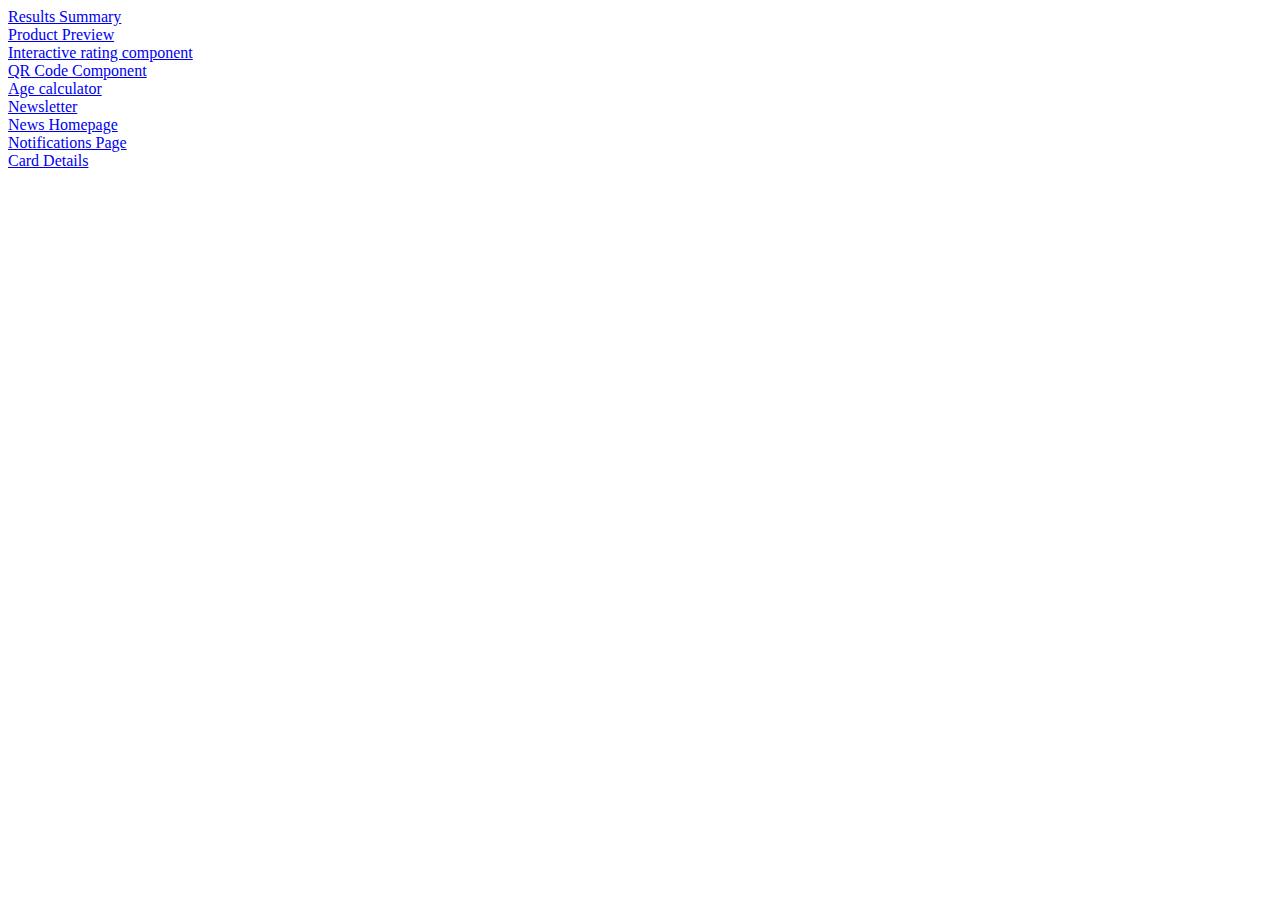
<file: index.html>
<!DOCTYPE html>
<html lang="en">
<head>
    <meta charset="UTF-8">
    <meta http-equiv="X-UA-Compatible" content="IE=edge">
    <meta name="viewport" content="width=device-width, initial-scale=1.0">
    <title>Document</title>
</head>
<body>
    <a href="./Results summary/index.html">Results Summary</a>
    <br>
    <a href="./product-preview-card-component-main/index.html">Product Preview</a>
    <br>
    <a href="/interactive-rating-component-main/index.html">Interactive rating component</a>
    <br>
    <a href="/qr-code-component-main/index.html">QR Code Component</a>
    <br>
    <a href="/age-calculator-app-main/index.html">Age calculator</a>
    <br>
    <a href="/newsletter-sign-up-with-success-message-main/index.html">Newsletter</a>
    <br>
    <a href="/news-homepage-main/index.html">News Homepage</a>
    <br>
    <a href="/notifications-page-main//index.html">Notifications Page</a>
    <br>
    <a href="/interactive-card-details-form-main/index.html">Card Details</a>
</body>
</html>
</file>
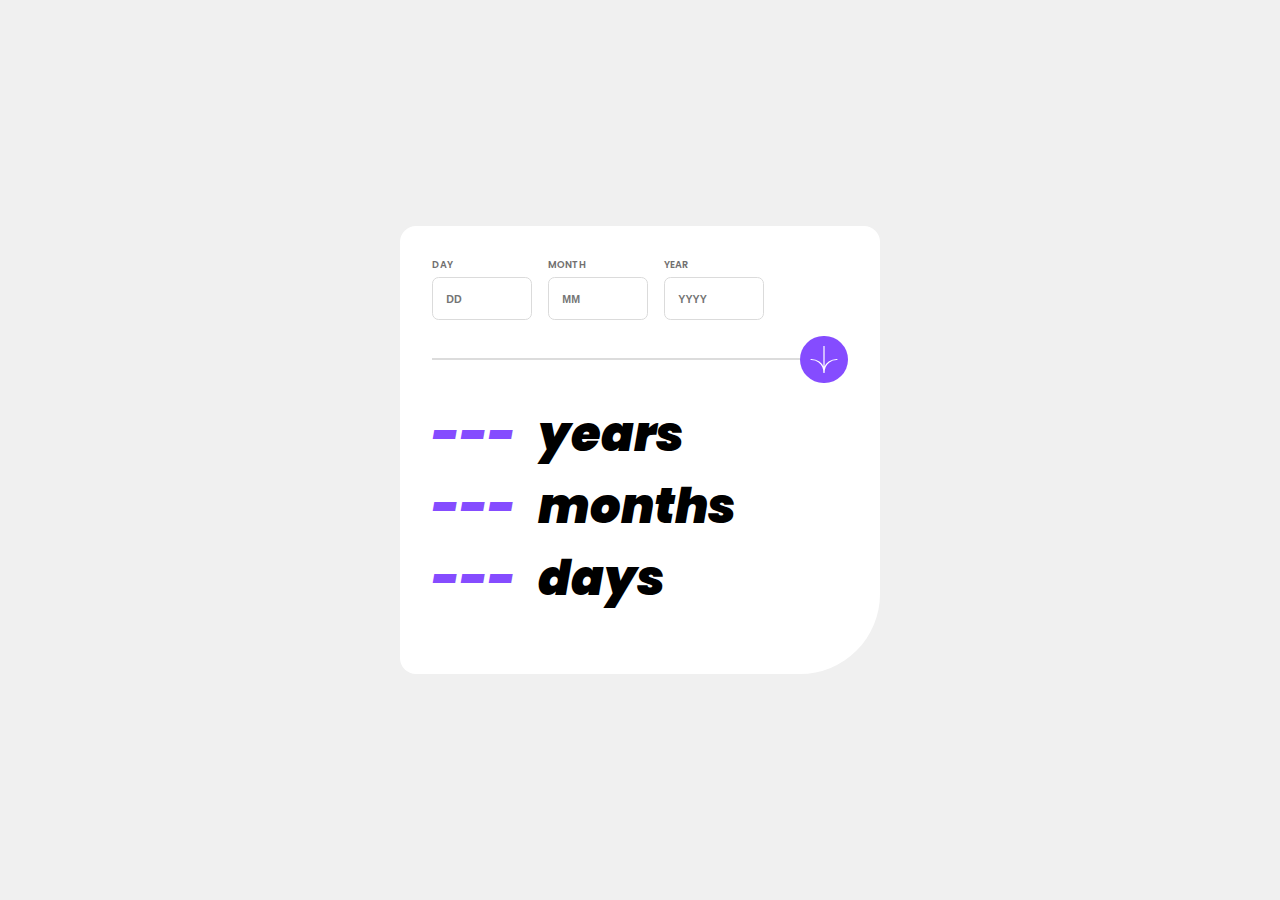
<file: age-calculator-app-main/index.html>
<!DOCTYPE html>
<html lang="en">
  <head>
    <meta charset="UTF-8" />
    <meta name="viewport" content="width=device-width, initial-scale=1.0" />
    <!-- displays site properly based on user's device -->

    <link
      rel="icon"
      type="image/png"
      sizes="32x32"
      href="./assets/images/favicon-32x32.png"
    />

    <title>Frontend Mentor | Age calculator app</title>

    <link rel="stylesheet" href="css/index.css" />
  </head>
  <body>
    <main class="container" id="container">
      <div class="inputs" id="inputs">
        <div class="dayInput input">
          <label for="day">DAY</label>
          <input
            type="number"
            id="day"
            class="day"
            placeholder="DD"
            oninput="checkInput()"
            name="day"
          />
          <sub class="dateError" id="dateError"></sub>
        </div>

        <div class="monthInput input">
          <label for="month">MONTH</label>
          <input
            type="number"
            id="month"
            class="month"
            placeholder="MM"
            oninput="checkInput()"
            name="month"
          />
          <sub class="monthError" id="monthError"></sub>
        </div>

        <div class="yearInput input">
          <label for="year">YEAR</label>
          <input
            type="number"
            id="year"
            class="year"
            placeholder="YYYY"
            oninput="checkInput()"
            name="year"
          />
          <sub class="yearError" id="yearError"></sub>
        </div>
      </div>
      <div class="img"><img src="./assets/images/icon-arrow.svg" alt="" /></div>
      <div class="resultContainer" id="resultContainer"></div>
    </main>

    <script src="./js/main.js"></script>
  </body>
</html>
</file>
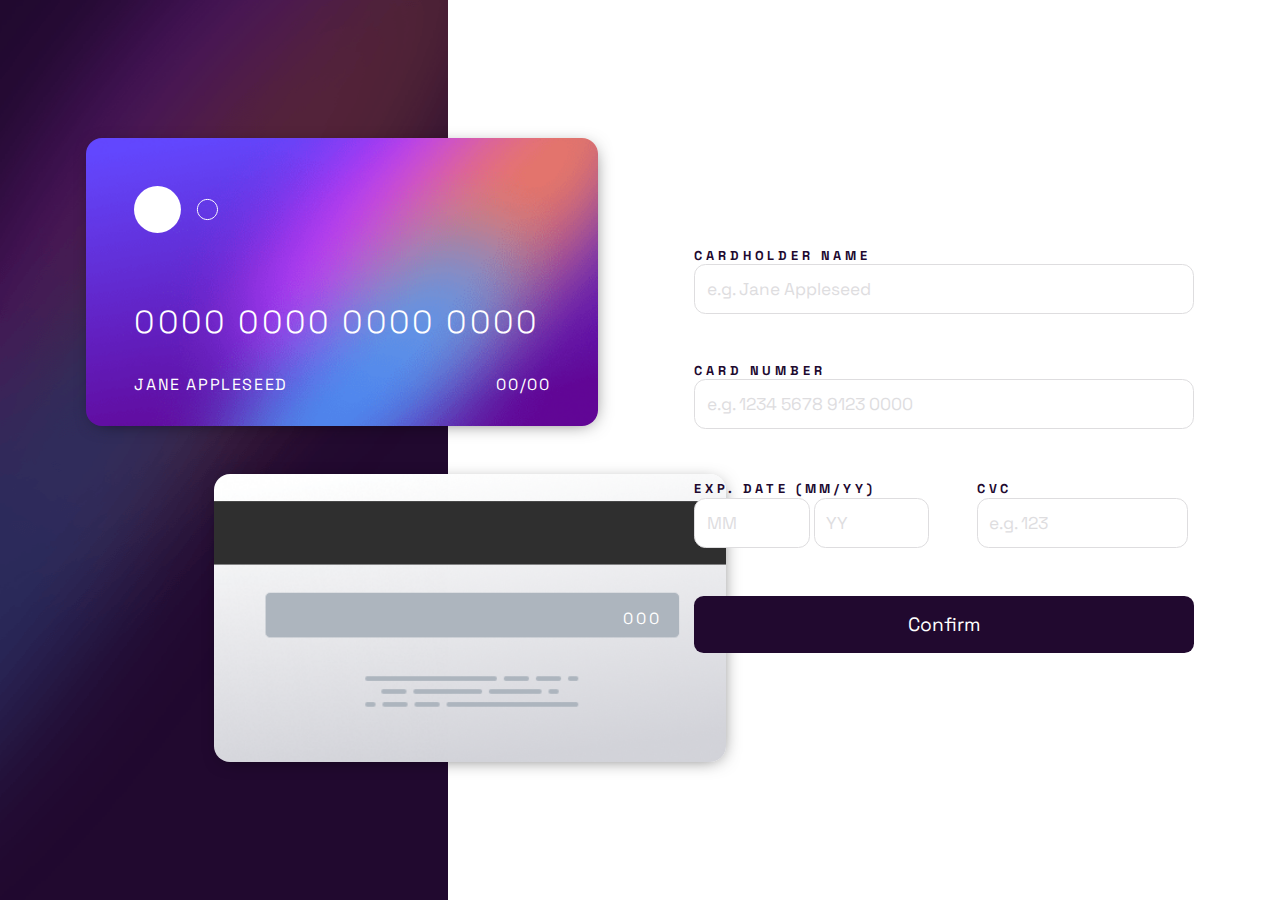
<file: interactive-card-details-form-main/index.html>
<!DOCTYPE html>
<html lang="en">
<head>
  <meta charset="UTF-8">
  <meta name="viewport" content="width=device-width, initial-scale=1.0"> <!-- displays site properly based on user's device -->

  <link rel="icon" type="image/png" sizes="32x32" href="./images/favicon-32x32.png">
  
  <title>Frontend Mentor | Interactive card details form</title>
  <link rel="stylesheet" href="css/style.css">
</head>
<body>
  <main class="container">
<div class="cardWrapper">
  <div class="front">
    <div class="frontTop"><img src="./images/card-logo.svg" alt=""></div>
    <h2 class="frontNumber" id="frontNumber number"></h2>
    <div class="frontBottom">
      <span class="frontName" id="frontName name"></span>
      <span class="expire" id="expire"><span class="cardMonth"></span>/<span class="cardYear"></span></span>
    </div>
  </div>


  <div class="back">
    <div class="center"><span class="security"></span></div>
  </div>
</div>

<div class="form">
  <div class="nameForm">
    <label for="inputName">CARDHOLDER NAME</label>
    <input type="text" class="inputName" id="inputName" placeholder="e.g. Jane Appleseed" maxlength="26">
  </div>
  
  <div class="numberForm">
    <label for="inputNumber">CARD NUMBER</label>
    <input type="number" class="inputNumber" id="inputNumber" placeholder="e.g. 1234 5678 9123 0000" maxlength="16">  
  </div>
  
  <div class="bottom">
    <div class="date">
      <label for="inputs">EXP. DATE (MM/YY)</label>
      <div class="inputs">
        <input type="number" placeholder="MM" class="inputMonth" id="inputMonth" maxlength="2">
        <input type="number" placeholder="YY" class="inputYear" id="inputYear" maxlength="2">
      </div>
    </div>
    <div class="cvcContainer">
      <label for="cvc">CVC</label>
      <div class="cvc"><input type="number" class="inputSecurity" id="inputSecurity" placeholder="e.g. 123" maxlength="4"></div>
    </div>
  </div>
  <button>Confirm</button>
</div>
</main>
  
  <!-- Thank you!
  We've added your card details
  Continue -->

  <script src="js/index.js"></script>
</body>
</html>
</file>
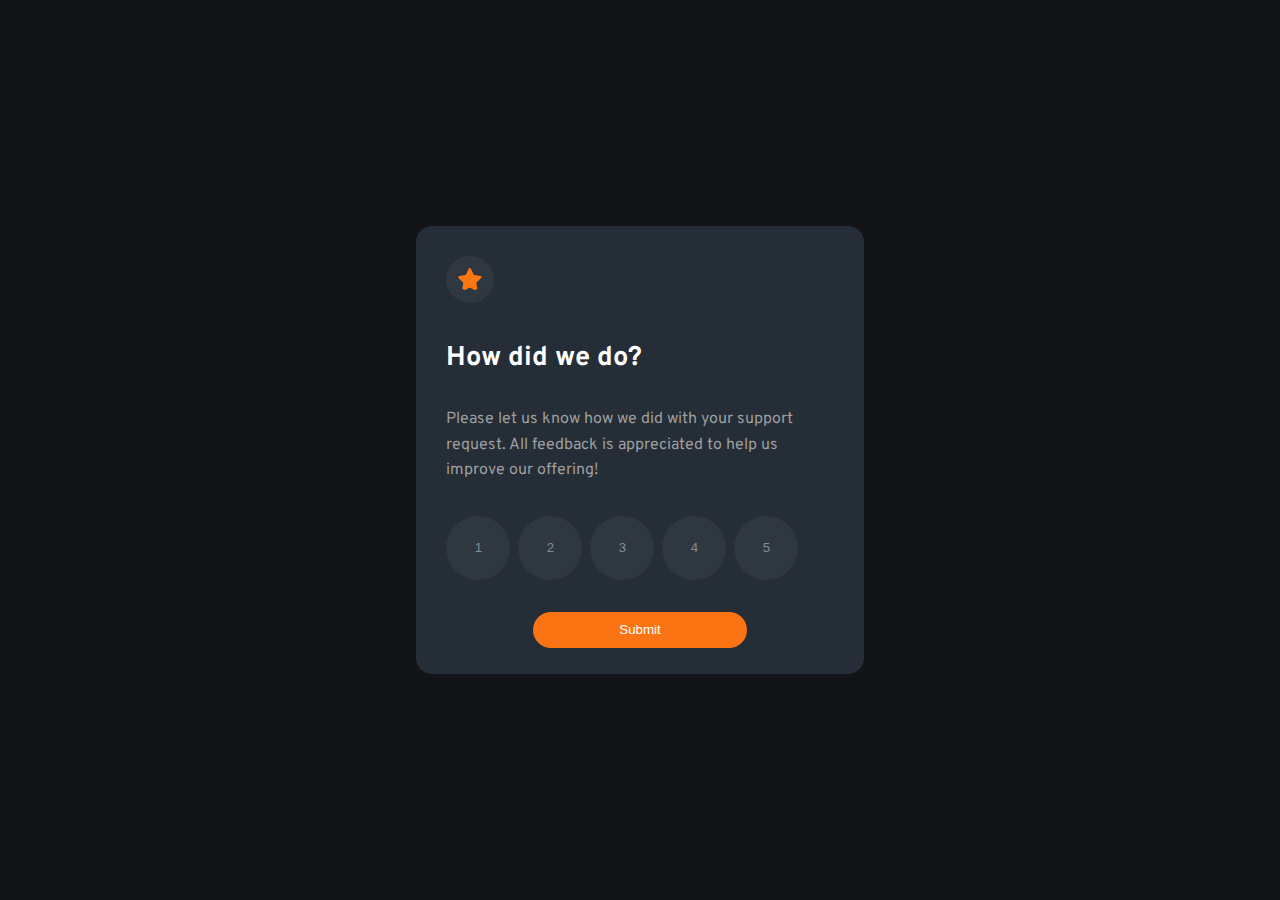
<file: interactive-rating-component-main/index.html>
<!DOCTYPE html>
<html lang="en">
  <head>
    <meta charset="UTF-8" />
    <meta name="viewport" content="width=device-width, initial-scale=1.0" />
    <!-- displays site properly based on user's device -->

    <link
      rel="icon"
      type="image/png"
      sizes="32x32"
      href="./images/favicon-32x32.png"
    />

    <title>Frontend Mentor | Interactive rating component</title>
    <link rel="stylesheet" href="./css/index.css" />
  </head>
  <body>
    <div class="ratingContainer" id="ratingContainer">
      <div class="star"><img src="./images/icon-star.svg" alt="" /></div>
      <h1>How did we do?</h1>

      <p>
        Please let us know how we did with your support request. All feedback is
        appreciated to help us improve our offering!
      </p>

      <div class="rating" id="rating">
        <button id="btn1" class="ratingBtn btn1">1</button>
        <button id="btn2" class="ratingBtn btn2">2</button>
        <button id="btn3" class="ratingBtn btn3">3</button>
        <button id="btn4" class="ratingBtn btn4">4</button>
        <button id="btn5" class="ratingBtn btn5">5</button>
      </div>

      <button id="subBtn" class="subBtn">Submit</button>
    </div>

    <div class="resultContainer" id="resultContainer">
      <div class="img">
        <img src="./images/illustration-thank-you.svg" alt="" />
      </div>
      <p class="result" id="result"></p>
      <h2>Thank you!</h2>

      <p class="resultMessage">
        We appreciate you taking the time to give a rating. If you ever need
        more support, don't hesitate to get in touch!
      </p>
    </div>
    <script src="main.js"></script>
  </body>
</html>
</file>
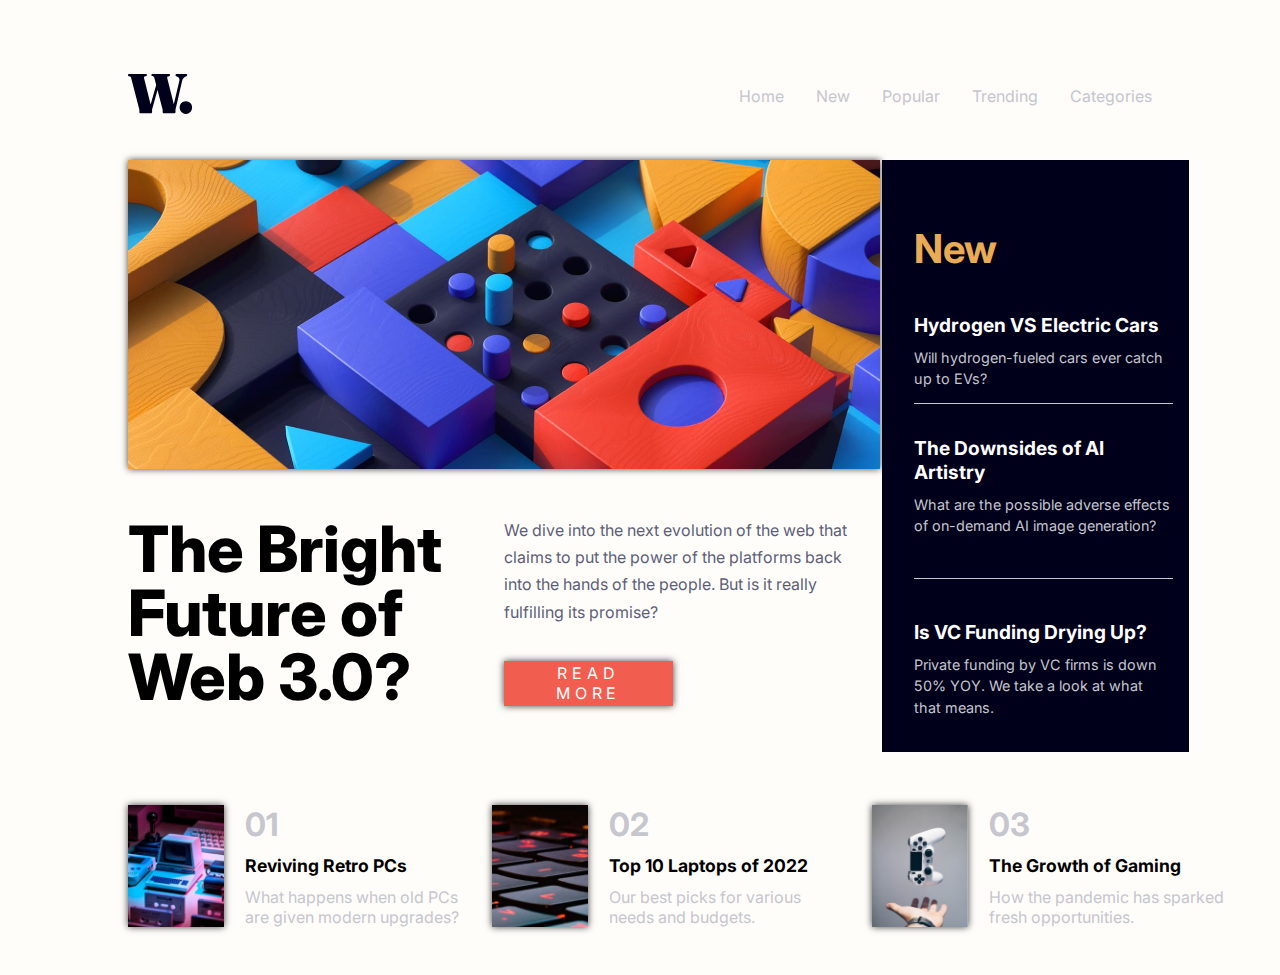
<file: news-homepage-main/index.html>
<!DOCTYPE html>
<html lang="en">
  <head>
    <meta charset="UTF-8" />
    <meta name="viewport" content="width=device-width, initial-scale=1.0" />
    <!-- displays site properly based on user's device -->

    <link
      rel="icon"
      type="image/png"
      sizes="32x32"
      href="./assets/images/favicon-32x32.png"
    />

    <title>Frontend Mentor | News homepage</title>
    <link rel="stylesheet" href="css/index.css">
  </head>
  <body>
    <main class="container" id="container">
      <header class="header" id="header">
        <div class="logo" id="logo">
          <img src="./assets/images/logo.svg" alt="" />
        </div>
          <div class="menuBtn" id="menuBtn">
            <svg width="40" height="17" xmlns="http://www.w3.org/2000/svg"><g fill="#00001A" fill-rule="evenodd"><path d="M0 0h40v3H0zM0 7h40v3H0zM0 14h40v3H0z"/><path d="M0 0h40v3H0z"/></g></svg>
          </div>
        <div class="headerLinks" id="headerLinks">
          <span>Home</span>
          <span>New</span>
          <span>Popular</span>
          <span>Trending</span>
          <span>Categories</span>
        </div>
      </header>
      <div class="mainMenu" id="mainMenu">
        <div class="banner" id="banner">
          <img src="./assets/images/image-web-3-desktop.jpg" alt=""  class="desktopImage">
          <img src="./assets/images/image-web-3-mobile.jpg" alt="" class="mobileImage">
          <div class="mainMessage" id="mainMessage">
            <h1>The Bright Future of Web 3.0?</h1>
            <div class="desc" id="desc">
              <p> We dive
                into the next evolution of the web that claims to put the power of the
                platforms back into the hands of the people. But is it really fulfilling its
                promise?</p>
                <button>READ MORE</button>
            </div>
          </div>
        </div>
        <div class="sideMenu" id="sideMenu">
          <div class="sideMenuContent" id="sideMenuContent">
            <h1>New</h1>
            <h2>Hydrogen VS Electric Cars</h2>
          <p>Will hydrogen-fueled cars
            ever catch up to EVs?</p>
          </div>
          <div class="sideMenuContent" id="sideMenuContent"><h2> The Downsides of AI Artistry</h2>
          <p> What are the possible
            adverse effects of on-demand AI image generation?</p>
          </div>
          <div class="sideMenuContent" id="sideMenuContent"><h2>Is VC Funding Drying Up?</h2>
          <p>Private funding by VC firms is down 50% YOY. We take a look at what that
            means.</p>
          </div>
        </div>
      </div>
      <div class="news" id="news">
        <div class="newsContent" id="newsContent">
          <img src="assets/images/image-retro-pcs.jpg" alt="">
          <div class="newsDesc">
            <h3>01</h3>
          <h4>Reviving Retro PCs</h4>
          <p>What happens when old PCs are given modern
            upgrades?</p>
          </div>
          
        </div>
        <div class="newsContent" id="newsContent">
          <img src="assets/images/image-top-laptops.jpg" alt="">
          <div class="newsDesc">
            <h3>02</h3>
          <h4>Top 10 Laptops of 2022</h4>
          <p>Our best picks for various needs and
            budgets.</p>
          </div>
          
        </div>
        <div class="newsContent" id="newsContent">
          <img src="assets/images/image-gaming-growth.jpg" alt="">
          <div class="newsDesc">
            <h3>03</h3>
          <h4>The Growth of Gaming </h4>
          <p>How the pandemic has sparked fresh
            opportunities.
          </div>
          
          </p>
        </div>
      </div>
    </main>
  </body>
</html>
</file>
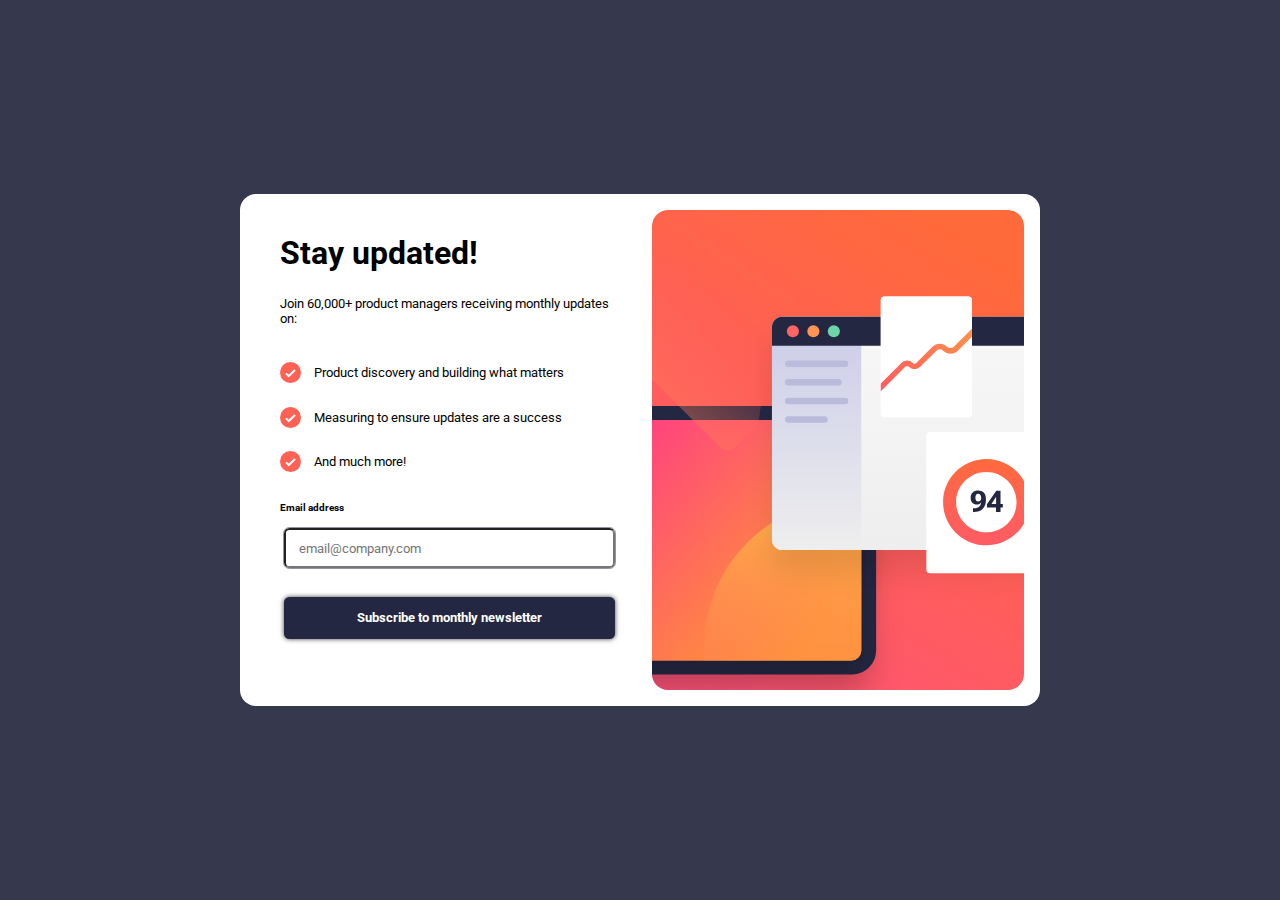
<file: newsletter-sign-up-with-success-message-main/index.html>
<!DOCTYPE html>
<html lang="en">
  <head>
    <meta charset="UTF-8" />
    <meta name="viewport" content="width=device-width, initial-scale=1.0" />

    <link
      rel="icon"
      type="image/png"
      sizes="32x32"
      href="./assets/images/favicon-32x32.png"
    />

    <title>
      Frontend Mentor | Newsletter sign-up form with success message
    </title>

    <link rel="stylesheet" href="css/index.css" />
  </head>
  <body>
    <main class="container" id="container">
      <div class="emailForm" id="emailForm">
        <div class="header" id="header"></div>
        <div class="contentWrapper" id="contentWrapper">
          <h1>Stay updated!</h1>

          <p>Join 60,000+ product managers receiving monthly updates on:</p>

          <ul>
            <li>
              <img src="assets/images/icon-list.svg" /><span>
                Product discovery and building what matters</span
              >
            </li>
            <li>
              <img src="assets/images/icon-list.svg" /><span>
                Measuring to ensure updates are a success</span
              >
            </li>
            <li>
              <img src="assets/images/icon-list.svg" /><span
                >And much more!</span
              >
            </li>
          </ul>

          <label for="email">Email address</label>
          <input
            type="email"
            name="email"
            placeholder="email@company.com"
            id="email"
            oninput="enableBtn()"
          />

          <button onclick="sendEmail()" id="submitBtn" class="submitBtn">Subscribe to monthly newsletter</button>
        </div>
      </div>
      <div class="thanksPage" id="thanksPage">
        <div><img src="assets/images/icon-success.svg" alt="" />        
          <h1>Thanks for subscribing!</h1>
          <p class="thanksMessage" id="thanksMessage">
            
          </p>
        </div>

        <button onclick="dismiss()">Dismiss message</button>
      </div>
    </main>
    <script src="js/index.js"></script>
  </body>
</html>
</file>
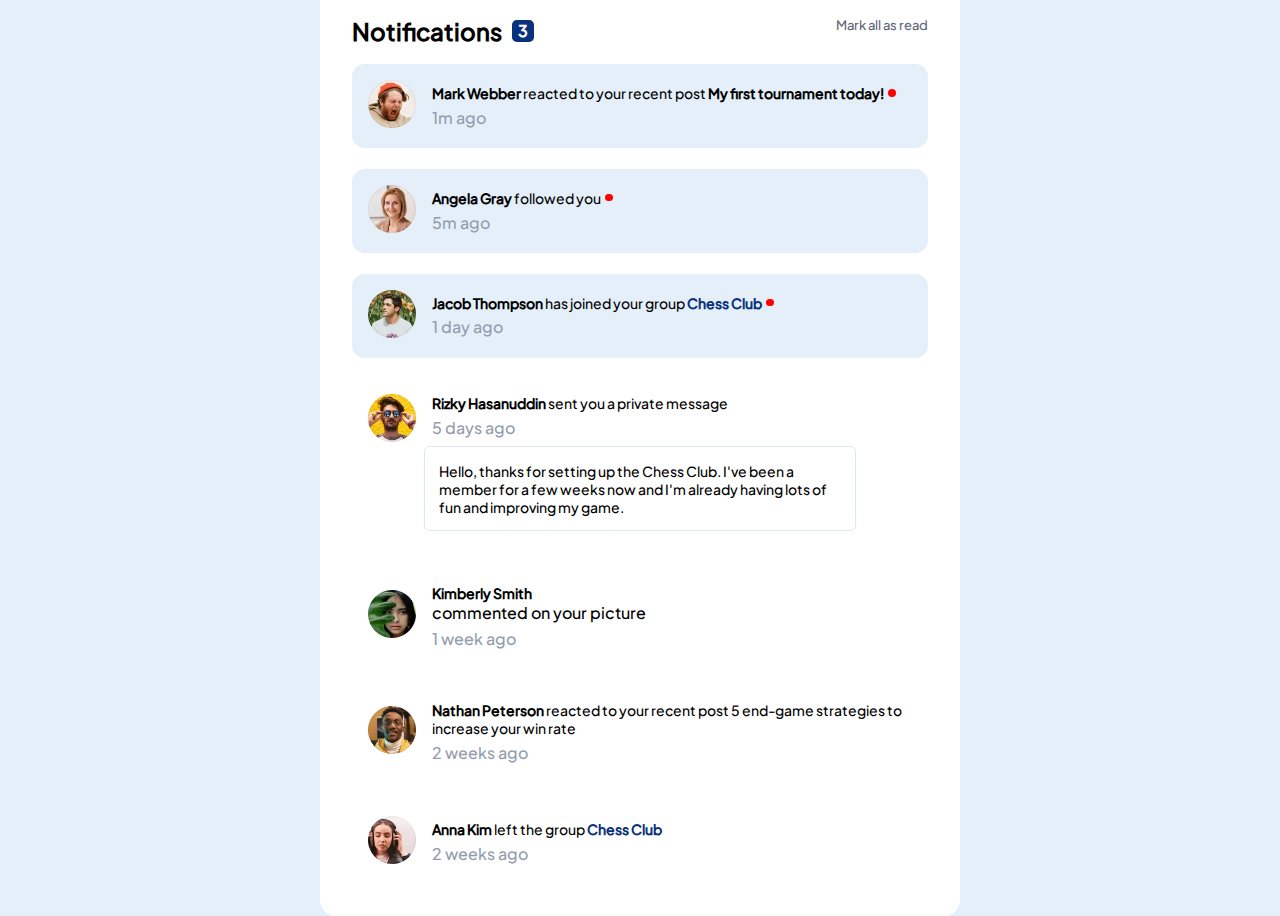
<file: notifications-page-main/index.html>
<!DOCTYPE html>
<html lang="en">
  <head>
    <meta charset="UTF-8" />
    <meta name="viewport" content= id="content""width=device-width, initial-scale=1.0" />

    <link
      rel="icon"
      type="image/png"
      sizes="32x32"
      href="./assets/images/favicon-32x32.png"
    />
    <link rel="stylesheet" href="css/style.css" />

    <title>Frontend Mentor | Notifications page</title>
  </head>
  <body>
    <div class="container" id="container">
      <div class="top">
        <div class="title">
          <h2>Notifications</h2>
          <span class="qtd">  </span>
        </div>

        <button onclick="readAll()">Mark all as read</button>
      </div>

      <div class="notifications">
        <div class="content" id="contentWrapper">
          <div class="image">
            <img src="assets/images/avatar-mark-webber.webp" alt="" />
          </div>
          <div class="description">
            <div class="name">
              <span
              ><b>Mark Webber</b> reacted to your recent post
              <b class="post">My first tournament today!</b></span>
              <div class="unread" id="unread"></div
            >
            </div>
            
            <span class="time">1m ago</span>
          </div>
        </div>
        <div class="content" id="contentWrapper">
          <div class="image">
            <img src="assets/images/avatar-angela-gray.webp" alt="" />
          </div>
          <div class="description">
            <div class="name">
              <span
                ><b>Angela Gray</b> followed you </span>
                <div class="unread" id="unread"></div>
            </div>
            <span class="time">5m ago</span>
          </div>
        </div>
        <div class="content" id="contentWrapper">
          <div class="image">
            <img src="assets/images/avatar-jacob-thompson.webp" alt="" />
          </div>
          <div class="description">
            <div class="name">
              <span
                ><b>Jacob Thompson</b> has joined your group
                <b class="club">Chess Club</b>
                </span>
                <div class="unread" id="unread"></div
                  >
            </div>
            
            <span class="time"> 1 day ago</span>
          </div>
        </div>
        <div class="content hasMsg"  id="contentWrapper">
          <div class="imgDesc">
            <div class="image">
              <img src="assets/images/avatar-rizky-hasanuddin.webp" alt="" />
            </div>
            <div class="description">
              <div class="name">
                <span
                ><b>Rizky Hasanuddin</b> sent you a private
                message</span
              > 
              </div>
              
              <span class="time"> 5 days ago</span>
            </div>
          </div>

          <div class="message">
            Hello, thanks for setting up the Chess Club. I've been a member for
            a few weeks now and I'm already having lots of fun and improving my
            game.
          </div>
        </div>
        <div class="content" id="contentWrapper">
          <div class="image">
            <img src="assets/images/avatar-kimberly-smith.webp" alt="" />
          </div>
          <div class="description">
            <div>
              <span
              ><b class="name">Kimberly Smith</b> commented on your
              picture</span
            >
            </div>
            
            <span class="time">1 week ago</span>
          </div>
        </div>
        <div class="content" id="contentWrapper">
          <div class="image">
            <img src="assets/images/avatar-nathan-peterson.webp" alt="" />
          </div>
          <div class="description">
            <div class="name">

              <span
                ><b>Nathan Peterson</b> reacted to your recent post 5
                end-game strategies to increase your win rate</span
              >
            </div>
            <span class="time">2 weeks ago</span>
          </div>
        </div>
        <div class="content" id="contentWrapper">
          <div class="image">
            <img src="assets/images/avatar-anna-kim.webp" alt="" />
          </div>
          <div class="description">
            <div class="name">
              <span
              ><b>Anna Kim</b> left the group
              <b class="club">Chess Club</b></span
            >
            </div>
            
            <span class="time"> 2 weeks ago</span>
          </div>
        </div>
      </div>
    </div>
    <script src="javascript/index.js"></script>
  </body>
</html>
</file>
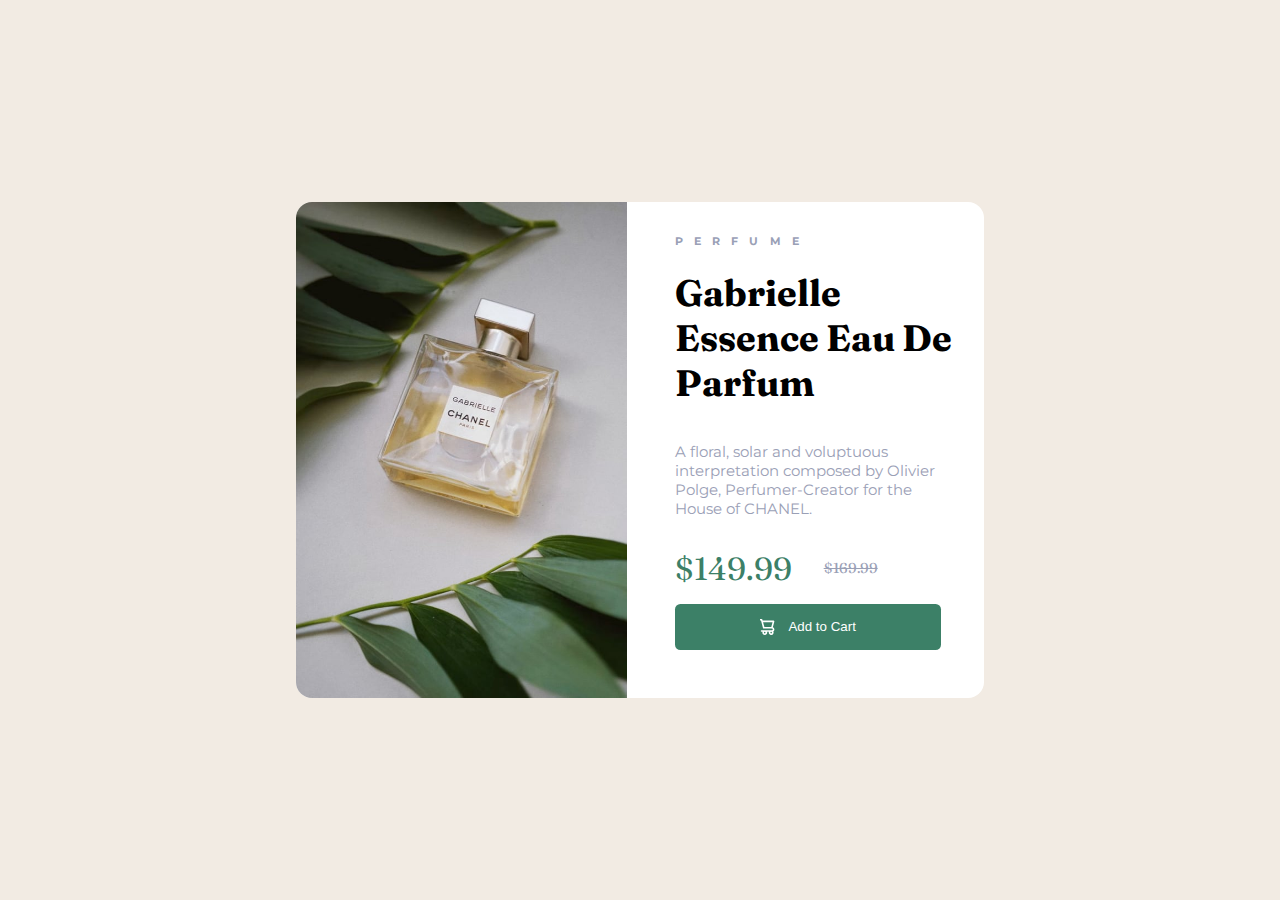
<file: product-preview-card-component-main/index.html>
<!DOCTYPE html>
<html lang="en">
  <head>
    <meta charset="UTF-8" />
    <meta name="viewport" content="width=device-width, initial-scale=1.0" />
    <!-- displays site properly based on user's device -->

    <link
      rel="icon"
      type="image/png"
      sizes="32x32"
      href="./images/favicon-32x32.png"
    />
    <link rel="stylesheet" href="./css/index.css" />
    <title>Frontend Mentor | Product preview card component</title>
  </head>
  <body>
    <main class="container" id="container">
      <section class="preview" id="preview">
        <img src="./images/image-product-desktop.jpg" alt="">
      </section>
      <section class="description" id="description">
        <h3 class="type" id="type">PERFUME</h3>

        <h1 class="productTitle" id="productTitle">
          Gabrielle Essence Eau De Parfum
        </h1>

        <p class="productDescription" id="productDescription">
          A floral, solar and voluptuous interpretation composed by Olivier
          Polge, Perfumer-Creator for the House of CHANEL.
        </p>

        <div class="price" id="price">
          <span class="actualPrice">$149.99</span>
          <span class="oldPrice">$169.99</span>
        </div>
        <div class="cartBtn">

          <button class="addCart" id="addCart">
            <img src="./images/icon-cart.svg" class="cart" />Add to Cart
          </button>
        </div>
      </section>
    </main>
  </body>
</html>
</file>
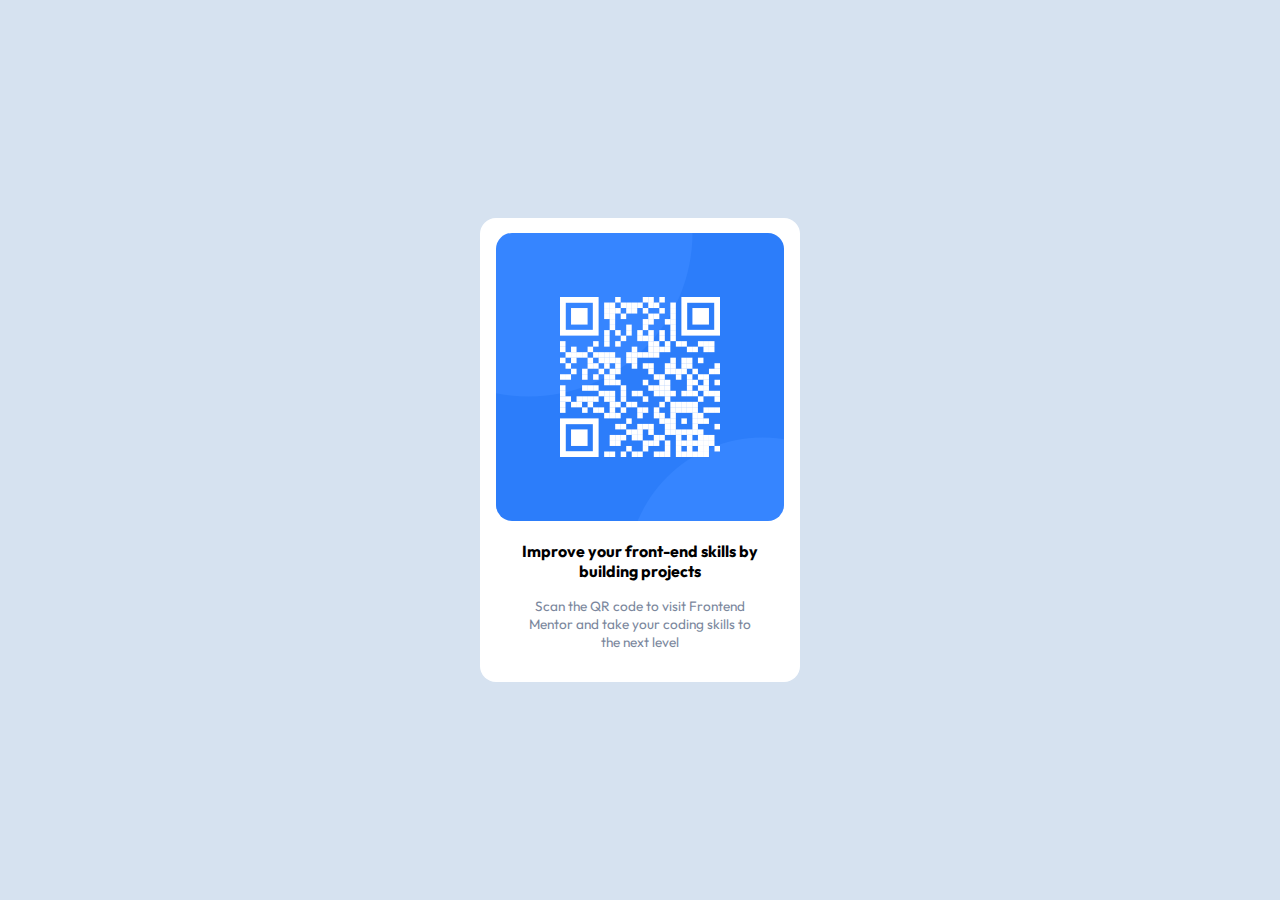
<file: qr-code-component-main/index.html>
<!DOCTYPE html>
<html lang="en">
  <head>
    <meta charset="UTF-8" />
    <meta name="viewport" content="width=device-width, initial-scale=1.0" />
    <!-- displays site properly based on user's device -->

    <link
      rel="icon"
      type="image/png"
      sizes="32x32"
      href="./images/favicon-32x32.png"
    />

    <title>Frontend Mentor | QR code component</title>
    <link rel="stylesheet" href="./css/index.css" />
  </head>
  <body>
    <main class="container" id="container">
      <div class="qrCode"><img src="./images/image-qr-code.png" alt="" /></div>
      <div class="textContainer">
        <h1>Improve your front-end skills by building projects</h1>
        <p>
          Scan the QR code to visit Frontend Mentor and take your coding skills
          to the next level
        </p>
      </div>
    </main>
  </body>
</html>
</file>
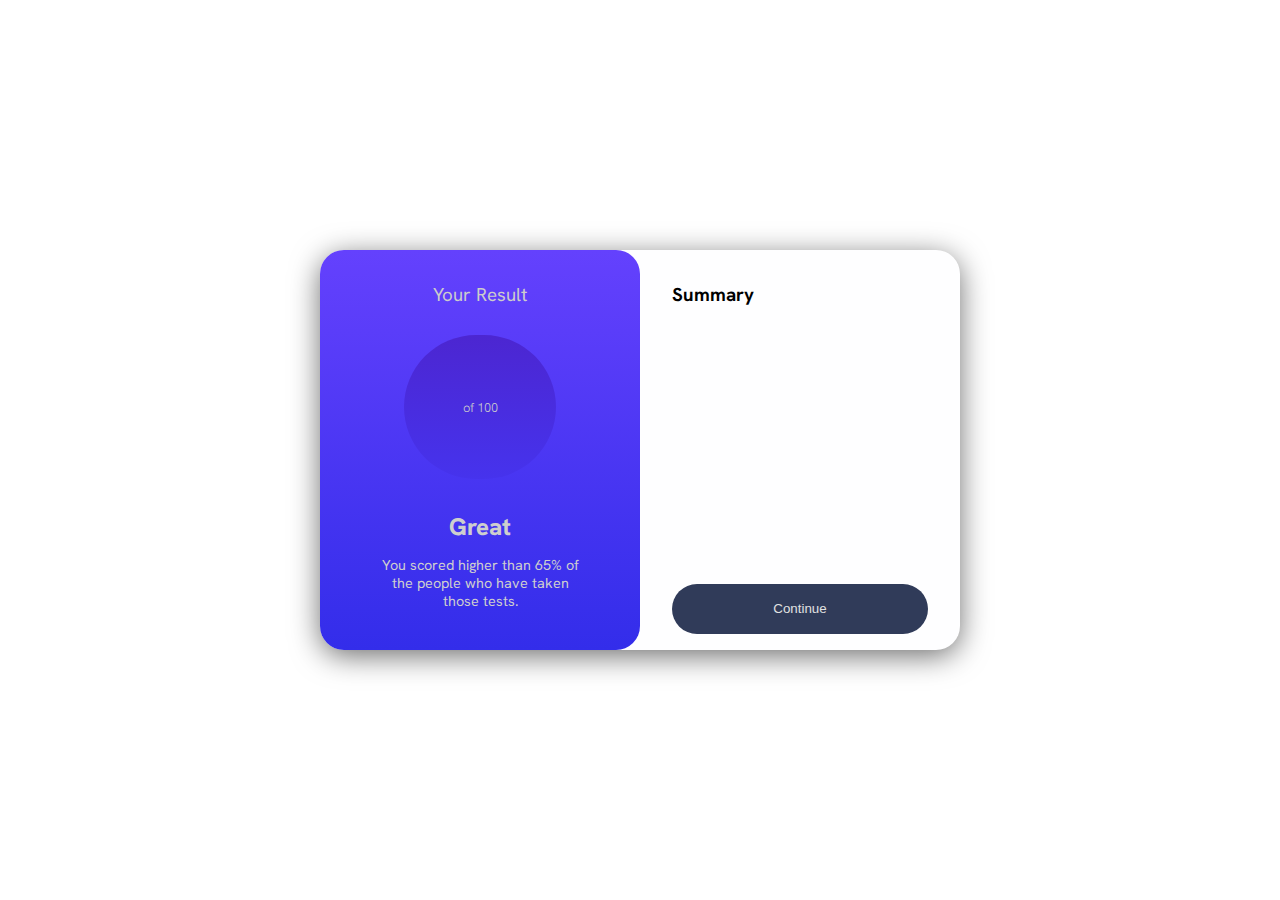
<file: Results summary/index.html>
<!DOCTYPE html>
<html lang="en">
  <head>
    <meta charset="UTF-8" />
    <meta name="viewport" content="width=device-width, initial-scale=1.0" />

    <link
      rel="icon"
      type="image/png"
      sizes="32x32"
      href="./assets/images/favicon-32x32.png"
    />

    <title>Frontend Mentor | Results summary component</title>
    <link rel="stylesheet" href="./css/index.css" />
  </head>
  <body>
    <main class="container">
      <div class="resultContainer" id="resultContainer">
        <h3>Your Result</h3>
        <div class="finalResultContainer">
          <h1 class="finalResult" id="finalResult"></h1>
          <h4>of 100</h4>
        </div>
        <div class="txtContent">
          <h2>Great</h2>
          <p>
            You scored higher than 65% of <br />
            the people who have taken <br />
            those tests.
          </p>
        </div>
      </div>
      <div class="summary" id="summary">
        <h3>Summary</h3>

        <div class="results">
          <p class="reaction" id="reaction"></p>
          <p class="memory" id="memory"></p>
          <p class="verbal" id="verbal"></p>
          <p class="visual" id="visual"></p>
        </div>

        <button>Continue</button>
      </div>
    </main>
    <script src="./js/index.js" type="module"></script>
  </body>
</html>
</file>
<file: age-calculator-app-main/css/index.css>
@import url('https://fonts.googleapis.com/css2?family=Poppins:ital,wght@0,300;0,400;0,500;0,600;0,700;0,800;0,900;1,400;1,500;1,600;1,700;1,800;1,900&display=swap');
*{
    margin: 0;
    padding: 0;
    box-sizing: border-box;
}
body{
    height: 100vh;
    width: 100vw;
    display: flex;
    justify-content: center;
    align-items: center;
    background-color: hsl(0, 0%, 94%);
    font-family: 'Poppins', sans-serif;
}

input::-webkit-outer-spin-button,
input::-webkit-inner-spin-button {
  -webkit-appearance: none;
  margin: 0;
}

input[type=number] {
  -moz-appearance: textfield;
}

.container{
    height: 28em;
    background-color: white;
    width: 30em;
    border-radius: 1em;
    border-bottom-right-radius: 5em;
    display: flex;
    flex-direction: column;
    padding: 2em;
    gap: 1em;
}
.inputs{
    display: flex;
    width: 100%;
    gap: 1em;
}
.input{
    display: flex;
    flex-direction: column;
}
.input input{
    width: 7.5em;
    height: 3.2em;
    padding: 1em;
    border: 1px solid rgb(219, 219, 219);
    border-radius: .5em;
    font-weight: 800;
    margin: .4em 0 0 0;
}
.inputs input::placeholder{
    font-size: .8em;
}

.img{
    width: 100%;
    display: flex;
    justify-content: center;
    align-items: center;
}
.img::before{
    content: "";
    border: 1px solid gainsboro;
    width: 39em;
}

.img img{
    padding: .6em;
    width: 3em;
    border-radius: 4em;
    background-color: hsl(259, 100%, 65%);
}
.inputs label{
    font-size: .6em;
    color: hsl(0, 1%, 44%);
    font-weight: 600;
}
.inputs input:focus{
    outline: hsl(259, 100%, 65%) solid 1px ;
}

.result{
    font-weight: 900;
    font-style: italic;
    color: hsl(259, 100%, 65%);
    font-size: 3em;
}
span:not(.result){
    font-weight: 900;
    font-style: italic;
    font-size: 3em;
    margin-left: .3em;
}

.yearError, .monthError, .dateError{
    color: red;
    opacity: .6;
    font-size: .6em;
    text-align: center;
}

@media(max-width: 400px){
    .container{
        height: 24em;
        background-color: white;
        width: 17.6em;
        border-radius: 1em;
        border-bottom-right-radius: 5em;
        display: flex;
        flex-direction: column;
        padding: 2em;
        gap: 1em;
    }
    .inputs{
        display: flex;
        justify-content: space-between;
        width: 100%;
        gap: 1em;
    }
    .inputs input{
        width: 4.6em;
        height: 3.2em;
        padding: 1em;
        border: 1px solid rgb(219, 219, 219);
        border-radius: .5em;
        font-weight: 800;
    }
    .inputs input::placeholder{
        font-size: .8em;
    }
    .inputs input:focus{
        outline: hsl(259, 100%, 65%) solid 1px ;
    }
    .img{
        width: 100%;
        display: flex;
        justify-content: center;
        align-items: center;
    }
    .img::before{
        content: "";
        border: 1px solid gainsboro;
        width: 10em;
    }
    .img::after{
        content: "";
        border: 1px solid gainsboro;
        width: 10em;
    }
    .img img{
        padding: .6em;
        width: 3em;
        border-radius: 4em;
        background-color: hsl(259, 100%, 65%);
    }
    .inputs label{
        font-size: .6em;
        color: hsl(0, 1%, 44%);
        font-weight: 600;
    }
    .result{
        font-weight: 900;
        font-style: italic;
        color: hsl(259, 100%, 65%);
        font-size: 2em;
    }
    span:not(.result){
        font-weight: 900;
        font-style: italic;
        font-size: 1.8em;
        margin-left: .3em;
    }
}
</file>
<file: interactive-card-details-form-main/css/style.css>
@import url("https://fonts.googleapis.com/css2?family=Space+Grotesk:wght@300;400;500;600;700&display=swap");

:root {
  --red: hsl(0, 100%, 66%);
  --light-violet: hsl(270, 3%, 87%);
  --dark-violet: hsl(279, 6%, 55%);
  --dark-violet0: hsl(278, 68%, 11%);
}

* {
  margin: 0;
  padding: 0;
  box-sizing: border-box;
  font-family: "Space Grotesk", sans-serif;
}

body {
  height: 100vh;
  width: auto;
  background: url("../images/bg-main-desktop.png") no-repeat, white;
  background-size: 35% 100%;
}

.container {
  display: flex;
  height: 100%;
  width: 100%;
  justify-content: center;
  align-items: center;
  gap: 2em;
}

.cardWrapper {
  display: flex;
  flex-direction: column;
  gap: 3em;
  width: 45%;
}

.front {
  background: url("../images/bg-card-front.png") no-repeat;
  background-size: 100% 100%;
  height: 18em;
  width: 32em;
  box-shadow: 2px 3px 19px -8px rgba(0, 0, 0, 0.75);
  border-radius: 1em;
  color: white;
  padding: 3em;
}

.frontTop {
  margin-bottom: 4em;
}

.frontNumber {
  width: 100%;
  font-weight: 300;
  letter-spacing: 0.1em;
  font-size: 2em;
}

.frontBottom {
  margin-top: 2em;
  display: flex;
  justify-content: space-between;
  letter-spacing: 0.1em;
}

.frontName {
  text-transform: uppercase;
}

.back {
  background: url("../images/bg-card-back.png") no-repeat;
  background-size: 100% 100%;
  height: 18em;
  width: 32em;
  box-shadow: 2px 3px 19px -8px rgba(0, 0, 0, 0.75);
  border-radius: 1em;
  color: white;
  padding: 0 4em;
  margin-left: 8em;
  display: flex;
  justify-content: end;
  align-items: center;
  letter-spacing: 0.2em;
}

.form {
  display: flex;
  height: 100%;
  gap: 3em;
  flex-direction: column;
  justify-content: center;
}

.nameForm,
.numberForm {
  display: flex;
  flex-direction: column;
}

input {
  font-size: 1.2em;
  width: 26em;
  padding: 0.6em;
  border-radius: 0.6em;
  border: 1px solid var(--light-violet);
  outline-color: var(--dark-violet);
}

input::placeholder {
  color: var(--light-violet);
  font-size: 0.9em;
}

input:focus {
  outline-color: var(--dark-violet);
}

label {
  color: var(--dark-violet0);
  font-weight: 700;
  letter-spacing: 0.3em;
  font-size: 0.8em;
}

.bottom {
  display: flex;
  gap: 3em;
}

.inputs input {
  width: 6em;
}

.cvc input {
  width: 11em;
}

button {
  font-size: 1.2em;
  height: 3em;
  border: 0;
  border-radius: 0.5em;
  background-color: var(--dark-violet0);
  color: white;
  cursor: pointer;
}

input::-webkit-outer-spin-button,
input::-webkit-inner-spin-button {
  -webkit-appearance: none;
  margin: 0;
}

.error{
  color: var(--red);
  font-size: .9em;
  font-variant: small-caps;
  font-weight: 700;
  letter-spacing: .2em;
}
</file>
<file: interactive-rating-component-main/css/index.css>
@import url("https://fonts.googleapis.com/css2?family=Overpass:wght@400;700&display=swap");

* {
  margin: 0;
  padding: 0;
  box-sizing: border-box;
}

body {
  background-color: hsl(216, 12%, 8%);
  font-family: "Overpass", sans-serif;
  color: white;
  height: 100vh;
  width: 100vw;
  display: flex;
  justify-content: center;
  align-items: center;
}

.ratingContainer,
.resultContainer {
  background-color: hsl(213, 19%, 18%);
  height: 28em;
  width: 28em;
  border-radius: 1em;
  padding: 1.9em;
  display: flex;
  flex-direction: column;
  align-items: flex-start;
  gap: 2em;
}
.star img {
  padding: .75em;
  width: 3em;
  border-radius: 1.5em;
  background-color: hsl(213, 16%, 22%);
}
h1 {
  font-size: 1.7em;
}

.ratingContainer p {
  color: rgb(158, 158, 158);
  width: 24em;
  height: 5em;
  font-size: 1em;
  line-height: 1.6em;
  font-weight: 400;
}

.rating {
  width: 100%;
  display: flex;
  gap: 0.5em;
}
.ratingBtn {
  background-color: hsl(213, 16%, 22%);
  border: 0;
  padding: 0.5em;
  border-radius: 3em;
  width: 4.8em;
  height: 4.8em;
  text-align: center;
  display: flex;
  align-items: center;
  justify-content: center;
  color: hsl(213, 10%, 55%);
  cursor: pointer;
}
.ratingBtn:focus {
  background-color: hsl(25, 97%, 53%);
  color: white;
}
.subBtn {
  width: 16em;
  height: 3em;
  padding: 0.8em;
  border-radius: 2em;
  align-self: center;
  border: 0;
  background-color: hsl(25, 97%, 53%);
  color: white;
  cursor: pointer;
}

.img {
  display: flex;
  justify-content: center;
  align-items: center;
  width: 100%;
}
.result {
  background-color: hsl(213, 16%, 22%);
  width: 10em;
  color: hsl(25, 97%, 53%);
  align-self: center;
  text-align: center;
  padding: 0.5em;
  font-size: 0.8em;
  border-radius: 2em;
}
h2 {
  align-self: center;
  font-size: 1.5em;
}
.resultContainer{
  display: flex;
  justify-content: center;
  align-items: center;
}
.resultMessage {
  color: rgb(158, 158, 158);
  width: 20em;
  height: 5em;
  font-size: 1em;
  line-height: 1.4em;
  font-weight: 400;
  text-align: center;
  align-self: center;
}


@media (max-width: 400px) {
  body {
    height: 100vh;
    width: 100vw;
    color: white;
    display: flex;
    justify-content: center;
    align-items: center;
  }
  .ratingContainer,
  .resultContainer {
    height: 20em;
    width: 17.5em;
    border-radius: 1em;
    padding: 1.5em;
    display: flex;
    flex-direction: column;
    justify-content: center;
    align-items: flex-start;
    gap: 1em;
  }
  .star img {
    padding: 0.6em;
    width: 2.2em;
    border-radius: 1em;
    background-color: hsl(213, 16%, 22%);
  }
  h1 {
    font-size: 1.4em;
  }
  .ratingContainer p {
    color: rgb(158, 158, 158);
    width: 20em;
    height: 5em;
    font-size: 0.75em;
    line-height: 1.6em;
    font-weight: 400;
  }
  .rating {
    width: 100%;
    display: flex;
    gap: 0.5em;
  }
  .ratingBtn {
    background-color: hsl(213, 16%, 22%);
    border: 0;
    padding: 0.5em;
    border-radius: 3em;
    width: 5em;
    height: 2.8em;
    text-align: center;
    display: flex;
    align-items: center;
    justify-content: center;
    color: hsl(213, 10%, 55%);
  }
  .ratingBtn:focus {
    background-color: hsl(25, 97%, 53%);
    color: white;
  }
  .subBtn {
    width: 16em;
    height: 3em;
    padding: 0.8em;
    border-radius: 2em;
    align-self: center;
    border: 0;
    box-shadow: 0px 0px 13px 0px rgba(0, 0, 0, 0.75);
    background-color: hsl(25, 97%, 53%);
    color: white;
  }

  .img {
    display: flex;
    justify-content: center;
    align-items: center;
    width: 100%;
  }
  .result {
    background-color: hsl(213, 16%, 22%);
    width: 10em;
    color: hsl(25, 97%, 53%);
    align-self: center;
    text-align: center;
    padding: 0.5em;
    font-size: 0.8em;
    border-radius: 2em;
  }
  h2 {
    align-self: center;
    font-size: 1.5em;
  }
  .resultMessage {
    color: rgb(158, 158, 158);
    width: 20em;
    height: 5em;
    font-size: 0.75em;
    line-height: 1.4em;
    font-weight: 400;
    text-align: center;
  }
}
</file>
<file: news-homepage-main/css/index.css>
@import url("https://fonts.googleapis.com/css2?family=Inter:wght@400;700;800&display=swap");

:root {
  --bg-color: hsl(36, 100%, 99%);
  --light-blue: hsl(233, 8%, 79%);
  --dark-blue: hsl(236, 13%, 42%);
  --very-dark-blue: hsl(240, 100%, 5%);
  --soft-orange: hsl(35, 77%, 62%);
  --soft-red: hsl(5, 85%, 63%);
}

* {
  padding: 0;
  margin: 0;
  box-sizing: border-box;
  font-family: "Inter", sans-serif;
}

body {
  background-color: var(--bg-color);
  padding: 3em 20em;
  height: 100vh;
  width: auto;
}

.header {
  display: flex;
  justify-content: space-between;
  height: 8em;
  align-items: center;
}

.menuBtn{
  display: none;
}

.headerLinks {
  display: flex;
  gap: 2em;
  color: var(--light-blue);
}

.headerLinks span {
  cursor: pointer;
}

.headerLinks span:hover {
  color: var(--dark-blue);
}

.mainMenu {
  display: grid;
  grid-template-columns: 70% 28%;
  gap: 2em;
}

.banner {
  display: grid;
}

.banner img {
  width: 100%;
  box-shadow: 0px 0px 7px 0px rgba(0, 0, 0, 0.75);
}

.mobileImage{
  display: none;
}

.mainMessage {
  display: grid;
  grid-template-columns: 50% 50%;
  padding: 3em 0;
}

.mainMessage h1 {
  width: 6em;
  font-weight: 800;
  font-size: 4em;
  line-height: 1em;
}

.desc {
  display: grid;
  grid-template-rows: 75%;
}

.desc p {
  color: var(--dark-blue);
  width: 23em;
  line-height: 1.7em;
}

.desc button {
  width: 45%;
  height: 2.8em;
  border: 0;
  background-color: var(--soft-red);
  color: white;
  padding: 1.3em;
  display: flex;
  justify-content: center;
  align-items: center;
  cursor: pointer;
  font-size: 1em;
  letter-spacing: 0.3em;
  box-shadow: 0px 0px 7px 0px rgba(0, 0, 0, 0.75);
  transition: all ease-in-out 300ms;
}

.desc button:hover {
  background-color: #e15245;
}

.sideMenu {
  height: 37em;
  padding: 2em;
  background-color: var(--very-dark-blue);
  color: white;
  display: grid;
  grid-template-rows: 40% 35%;
}

.sideMenu h1 {
  margin-bottom: 1em;
  color: var(--soft-orange);
  font-size: 2.5em;
}

.sideMenu h2 {
  font-size: 1.2em;
  margin-bottom: 0.5em;
}

.sideMenuContent {
  padding: 2em 0;
  height: 9em;
}

.sideMenuContent p {
  color: var(--light-blue);
  width: 20em;
  font-size: 0.9em;
  line-height: 1.5em;
}

.sideMenuContent:nth-child(2) {
  border-top: 1px solid var(--light-blue);
  border-bottom: 1px solid var(--light-blue);
}

.news {
  display: grid;
  grid-template-columns: 28em 30em 30em;
  justify-content: space-between;
  padding: 3em 0;
}

.newsContent {
  display: flex;
}

.newsDesc {
  padding: 0 1.3em;
  display: flex;
  flex-direction: column;
  justify-content: space-between;
}

.newsContent img {
  width: 6em;
  box-shadow: 0px 0px 7px 0px rgba(0, 0, 0, 0.75);
}

.newsDesc h3 {
  color: var(--light-blue);
  font-size: 2em;
}

.newsDesc h4 {
  font-size: 1.1em;
}

.newsDesc p {
  color: var(--light-blue);
  width: 15em;
}

@media (max-width: 1700px) {
  body {
    padding: 2em 8em;
  }
  .news {
    display: grid;
    grid-template-columns: 20em 22em 20em;
    justify-content: space-between;
    padding: 3em 0;
  }
  .mainMenu {
    display: grid;
    grid-template-columns: 70% 29%;
    gap: 1em;
  }
}

@media (max-width: 1300px) {
  body {
    padding: 2em 8em;
  }
  .news {
    display: grid;
    grid-template-columns: 20em 21em 17.5em;
    justify-content: space-between;
    padding: 3em 0;
  }
  .mainMenu {
    display: grid;
    grid-template-columns: 70% 30%;
    gap: 2.3em;
  }
  .sideMenuContent {
    padding: 2em 0;
    height: 11em;
  }
  .sideMenuContent p {
    color: var(--light-blue);
    width: 18em;
    font-size: 0.9em;
    line-height: 1.5em;
  }
}
@media (max-width: 400px) {
  body {
    padding: 1em .3em;
  }
  
  .header{
    align-items: center;
  }
 
  .headerLinks {
    display: none;
  }

  .mainMenu {
    display: grid;
    grid-template-columns: 100%;
    gap: 2em;
  }

  .menuBtn{
    display: contents;
  }

  .banner {
    display: block;
  }

  .mobileImage{
    display: flex;
    width: 100%;
    height: auto;
  }

  .desktopImage{
    display: none;
  }

  .mainMessage {
    display: grid;
    grid-template-columns: 100%;
    gap: .5em;
    text-align: start;
    padding: 1em 0;
  }

  .mainMessage h1 {
    width: 7em;
    font-weight: 800;
    font-size: 2em;
    line-height: 1em;
  }
  
  .desc {
    width: 100%;
  }
  
  .desc p {
    color: var(--dark-blue);
    width: 23em;
    font-size: .7em;
    line-height: 1.4em; 
  }
  
  .desc button {
    width: 60%;
    height: 1em;
    border: 0;
    background-color: var(--soft-red);
    color: white;
    padding: 1.3em;
    display: flex;
    justify-content: center;
    align-items: center;
    cursor: pointer;
    font-size: .8em;
    letter-spacing: 0.3em;
    box-shadow: 0px 0px 2px 0px rgba(0, 0, 0, 0.75);
    transition: all ease-in-out 300ms;
  }

  .sideMenu {
    height: 29em;
    padding: 1em;
    background-color: var(--very-dark-blue);
    color: white;
    display: grid;
    grid-template-rows: 42% 33%;
  }
  
  .sideMenu h1 {
    margin-bottom: .6em;
    color: var(--soft-orange);
    font-size: 2.5em;
  }
  
  .sideMenu h2 {
    font-size: 1em;
    margin-bottom: 0.5em;
  }
  
  .sideMenuContent {
    padding: 1em 0;
    height: 7em;
  }
  
  .sideMenuContent p {
    color: var(--light-blue);
    width: 100%;
    font-size: .7em;
    line-height: 1.8em;
  }

  .news {
    display: grid;
    grid-template-columns: 100%;
    gap: 1.5em;
    justify-content: space-between;
    padding: 3em 0;
  }
  
  .newsContent {
    display: flex;
  }
  
  .newsDesc {
    padding: 0 1.3em;
    display: flex;
    flex-direction: column;
    justify-content: space-between;
  }
  
  .newsContent img {
    width: 6em;
    box-shadow: 0px 0px 7px 0px rgba(0, 0, 0, 0.75);
  }
  
  .newsDesc h3 {
    color: var(--light-blue);
    font-size: 2em;
  }
  
  .newsDesc h4 {
    font-size: .9em;
    font-weight: 800;
    width: 100%;
  }
  
  .newsDesc p {
    color: var(--dark-blue);
    width: 13.6em;
    font-size: .6em;
    line-height: 1.5em;
  }
}
</file>
<file: newsletter-sign-up-with-success-message-main/css/index.css>
@import url('https://fonts.googleapis.com/css2?family=Roboto:wght@400;700&display=swap');

* {
  margin: 0;
  padding: 0;
  box-sizing: border-box;
  font-family: 'Roboto', sans-serif;
}
body {
  height: 100vh;
  width: 100vw;
  background-color: hsl(235, 18%, 26%);
  display: flex;
  justify-content: center;
  align-items: center;
}
.emailForm{
  display: flex;
  flex-direction: row-reverse;
  background-color: white;
  width: 50em;
  border-radius: 1em;
  padding: 1em;
}
.header {
  background-size: 100%;
  width: 60%;
  background-repeat: no-repeat;
  background-image: url(../assets/images/illustration-sign-up-desktop.svg);
  border-radius: 1em;
  padding: 0;
  height: auto;
}
.contentWrapper{
  padding: 1.5em;
  height: 30em;
  width: 30em;
  display: flex;
  flex-direction: column;
  gap: .7em;
}
.contentWrapper p{
  font-size: .8em;
  margin-top: 1em;
  margin-bottom: 1.5em;
}
ul{
  list-style: none;
}
ul li{
  display: flex;
  height: 2.5em;
  align-items: center;
  font-size: .8em;
  gap: 1em;
  margin-bottom: 1em;
}
label{
  font-weight: 700;
  font-size: .6em;
  display: block;
}
input{
  margin: .3em;
  padding: .8em;
  padding-left: 1em;
  width: 95%;
  border-radius: .4em;
  margin-bottom: 1em;
  outline: hsl(231, 7%, 60%) 1px solid;
}
button{
  margin: .3em;
  width: 95%;
  padding: 1em;
  border: 0;
  background-color: hsl(234, 29%, 20%);
  color: white;
  font-weight: 700;
  border-radius: .4em;
  box-shadow: 0px 0px 5px 0px rgba(0,0,0,0.75);
  transition: all 300ms ease-in-out;
}

button:hover{
  background-color: hsl(233, 27%, 25%);
}
.thanksPage{
  display: flex;
  flex-direction: column;
  justify-content: space-between;
  height: 25em;
  width: 30em;
  padding: 3em;
  background-color: white;
  border-radius: 1em;
}
.thanksPage img{
  display: block;
  width: 4em;
}
.thanksPage div{
  display: flex;
  flex-direction: column;
  gap: 2em;
}
@media (max-width: 400px) {
  body {
    background-color: white;
    
  }

  .header {
    height: 15em;
    width: 100%;
    background-size: 100% auto;
    background-repeat: no-repeat;
    background-image: url(../assets/images/illustration-sign-up-mobile.svg);
    border-radius: 1em;
    padding: 0;

  }
  .emailForm{
    display: contents;
    background-color: white;
    width: auto;
    border-radius: 0;
    padding: 0;
  }
  .contentWrapper{
    padding: 1.5em;
    background-color: white;
    height: auto;
    width: auto;
    gap: 0;
  }
  .contentWrapper p{
    font-size: .8em;
    margin-top: 1em;
    margin-bottom: 1.5em;
  }
  ul{
    list-style: none;
  }
  ul li{
    display: flex;
    height: 2.5em;
    align-items: center;
    font-size: .8em;
    gap: 1em;
    margin-bottom: 1em;
  }
  label{
    font-weight: 700;
    font-size: .6em;
    display: block;
  }
  input{
    margin: .3em;
    padding: .8em;
    padding-left: 1em;
    width: 95%;
    border-radius: .4em;
    margin-bottom: 1em;
    outline: hsl(231, 7%, 60%) 1px solid;
  }
  button{
    margin: .3em;
    width: 95%;
    padding: 1em;
    border: 0;
    background-color: hsl(234, 29%, 20%);
    color: white;
    font-weight: 700;
    border-radius: .4em;
    
  }
  button:active{
    background-color: hsl(236, 14%, 41%);
    transition: 1s ease-in-out all;
  }
  .thanksPage{
    display: flex;
    flex-direction: column;
    justify-content: space-between;
    height: 40em;
    padding: 2em 1em;
    width: auto;
    
  }
  .thanksPage img{
    display: block;
    width: 4em;
  }
  .thanksPage div{
    display: flex;
    flex-direction: column;
    gap: 2em;
  }
}
</file>
<file: notifications-page-main/css/style.css>
:root {
  --light-blue0: hsl(210, 60%, 98%);
  --light-blue1: hsl(211, 68%, 94%);
  --light-blue2: hsl(205, 33%, 90%);
  --gray-blue: hsl(219, 14%, 63%);
  --dark-blue0: hsl(219, 12%, 42%);
  --dark-blue1: hsl(224, 21%, 14%);
  --red: hsl(1, 90%, 64%);
  --blue: hsl(219, 85%, 26%);
}

@font-face {
  font-family: 'mainFont';
  src: url('/notifications-page-main/assets/fonts/PlusJakartaSans-Medium.woff') format(woff);
}

* {
  margin: 0;
  padding: 0;
  box-sizing: border-box;
  font-family: 'mainFont';
}

body {
  height: 100vh;
  width: auto;
  background-color: var(--light-blue1);
  display: flex;
  justify-content: center;
  align-items: center;
}

.container{
    background-color: white;
    border-radius: 1em;
    padding: 2em;
    height: auto;
    width: 40em;
}

.top{
    height: 3em;
    display: flex;
    justify-content: space-between;
    align-items: flex-start;
}

.title, h2{
  display: flex;
  align-items: center;
  gap: .6em;
  font-weight: 600;
}

.qtd{
  background-color: var(--blue);
  width: 1.4em;
  height: 1.4em;
  border-radius: .3em;
  display: flex;
  align-items: center;
  justify-content: center;
  color: white;
}

button{
  background-color: transparent;
  border: none;
  color: var(--dark-blue0);
  cursor: pointer;
}

.notifications{
  display: flex;
  flex-direction: column;
  gap: 1.3em;
  height: 100%;
}

.content{
  display: flex;
  align-items: center;
  gap: 1em;
  padding: 1em;
  height: auto;
  border-radius: .8em;
  transition: all 400ms ease-in-out;
}

.content img{
  width: 3em;
}

.hasMsg{
  display: flex;
  flex-direction: column;
  align-items: flex-start;
  justify-content: center;
  gap: 0;
}

.imgDesc{
  display: flex;
  gap: 1em;
}

.description{
  display: flex;
  flex-direction: column;
  gap: .3em;
}

.message{
  padding: 1em;
  width: 30em;
  border: 1px solid var(--light-blue2);
  align-self: center;
  border-radius: .4em;
  font-size: .9em;
}

.time{
  color: var(--gray-blue);
}

.club{
  color: var(--blue);
}

.name{
  display: flex;
  align-items: center;
  gap: .3em;
  font-size: .9em;
}

.unread{
  background-color: red;
  height: .5em;
  width: .5em;
  border-radius: .5em;
  transition: all 100ms ease-in-out;
}

@media(max-width: 400px){
  body {
    height: 100svh;
    width: auto;
    background-color: white;
    display: flex;
    justify-content: center;
    align-items: center;
  }
  
  .container{
      background-color: white;
      border-radius: 1em;
      padding: 1em;
      height: 100%;
      width: 100%;
  }
  
  .top{
      height: 3em;
      display: flex;
      justify-content: space-between;
      align-items: flex-start;
  }
  
  .title, h2{
    display: flex;
    align-items: center;
    gap: .6em;
    font-weight: 600;
  }
  
  .qtd{
    background-color: var(--blue);
    width: 1.4em;
    height: 1.4em;
    border-radius: .3em;
    display: flex;
    align-items: center;
    justify-content: center;
    color: white;
  }
  
  button{
    background-color: transparent;
    border: none;
    color: var(--dark-blue0);
    cursor: pointer;
  }
  
  .notifications{
    display: flex;
    flex-direction: column;
    gap: 1.3em;
    height: 100%;
  }
  
  .content{
    display: flex;
    align-items: center;
    gap: 1em;
    padding: 1em;
    height: auto;
    border-radius: .8em;
    transition: all 400ms ease-in-out;
  }
  
  .content img{
    width: 3em;
  }
  
  .hasMsg{
    display: flex;
    flex-direction: column;
    align-items: flex-start;
    justify-content: center;
    gap: 0;
  }
  
  .imgDesc{
    display: flex;
    gap: 1em;
  }
  
  .description{
    display: flex;
    flex-direction: column;
    gap: .3em;
  }
  
  .message{
    padding: 1em;
    width: 20em;
    border: 1px solid var(--light-blue2);
    align-self: center;
    margin-left: 2em;
    border-radius: .4em;
    margin-top: 1em;
    font-size: .9em;
  }
  
  .time{
    color: var(--gray-blue);
  }
  
  .club{
    color: var(--blue);
  }
  
  .name{
    display: flex;
    align-items: center;
    gap: .3em;
    font-size: .9em;
  }
  
  .unread{
    background-color: red;
    height: .5em;
    width: .5em;
    border-radius: .5em;
    transition: all 100ms ease-in-out;
  } 
}
</file>
<file: product-preview-card-component-main/css/index.css>
@import url("https://fonts.googleapis.com/css2?family=Montserrat:wght@500;700&display=swap");
@import url("https://fonts.googleapis.com/css2?family=Fraunces:wght@700&display=swap");
* {
  margin: 0;
  padding: 0;
  box-sizing: border-box;
}

body {
  background-color: hsl(30, 38%, 92%);
  font-family: "Montserrat", sans-serif;
  height: 100svh;
  width: 100svw;
  display: flex;
  justify-content: center;
  align-items: center;
}

.container {
  background-color: hsl(0, 0%, 100%);
  width: 43em;
  height: 31em;
  display: flex;
  flex: 50% 50%;
  gap: 1em;
  border-radius: 1em;
}

.preview img {
  height: 100%;
  border-top-left-radius: 1em;
  border-bottom-left-radius: 1em;
}

.description {
  height: 100%;
  padding: 2em;
}
.type {
  color: hsl(227, 16%, 66%);
  letter-spacing: 1em;
  font-size: 0.7em;
  margin-bottom: 2em;
}

.productTitle {
  font-family: "Fraunces", serif;
  width: 100%;
  font-size: 2.3em;
  margin-bottom: 1em;
}

.productDescription {
  color: hsl(227, 16%, 66%);
  font-size: 0.95em;
  margin-bottom: 2em;
  width: 17.5em;
  display: block;
}
.price {
  font-family: "Fraunces", serif;
  color: hsl(158, 36%, 37%);
  display: flex;
  width: 100%;
  gap: 2em;
  align-items: center;
  margin-bottom: 1em;
}
.actualPrice {
  font-size: 2em;
}
.oldPrice {
  font-size: 0.9em;
  color: hsl(227, 16%, 66%);
  text-decoration: line-through;
}

.addCart {
  background-color: hsl(158, 36%, 37%);
  width: 20em;
  border: 0;
  height: 3.5em;
  color: white;
  display: flex;
  justify-content: center;
  align-items: center;
  gap: 1em;
  border-radius: 0.4em;
  transition: all ease-in-out 200ms;
}

.addCart:hover{
    background-color: hsl(158, 34%, 34%);
    cursor: pointer;
}

@media (max-width: 400px) {
  body {
    display: flex;
    flex-direction: column;
    align-items: center;
    justify-content: center;
    height: 100vh;
    width: 100vw;
  }
  .container {
    background-color: hsl(0, 0%, 100%);
    width: 16em;
    height: 35em;
    border-radius: 1em;
    display: flex;
    flex-direction: column;
    border-radius: 0;
    flex: 30% 70%;
    border-radius: 1em;
    gap: 0;
  }
  .description {
    height: 65%;
    padding: 1em;
    width: 1em;
  }
  .preview{
    height: 45%;
  }
  .preview img {

    height: 100%;
    width: 100%;
    border-radius: 0;
    border-top-left-radius: 1em;
    border-top-right-radius: 1em;
  }
  .type {
    color: hsl(227, 16%, 66%);
    letter-spacing: .4em;
    font-size: .48em;
    margin: 0;
    font-weight: 500;
    margin-bottom: .5em;
  }
  .productTitle {
    font-family: "Fraunces", serif;
    font-size: 1.5em;
    width: 9.5em;
    display: block;
    margin-bottom: .3em;
  }

  .productDescription {
    color: hsl(227, 16%, 66%);
    font-size: 0.8em;
    margin-bottom: .8em;
    display: block;
    width: 15em;
  }
  .price {
    font-family: "Fraunces", serif;
    color: hsl(158, 36%, 37%);
    display: flex;
    width: 1em;
    gap: 1em;
    align-items: center;
    margin-bottom: .5em;
  }
  .actualPrice {
    font-size: 1.5em;
  }
  .oldPrice {
    font-size: 0.6em;
    color: hsl(227, 16%, 66%);
    text-decoration: line-through;
    font-weight: 900;
  }

  .addCart {
    background-color: hsl(158, 36%, 37%);
    width: 16.5em;
    border: 0;
    height: 3.5em;
    color: white;
    display: flex;
    justify-content: center;
    align-items: center;
    gap: 1em;
    border-radius: 0.4em;
  }
  .addCart:hover{
    background-color: hsl(158, 36%, 37%);
  }
}
</file>
<file: qr-code-component-main/css/index.css>
@import url('https://fonts.googleapis.com/css2?family=Outfit:wght@400;700&display=swap');

*{
    margin: 0;
    padding: 0;
    box-sizing: border-box;
    font-family: 'Outfit', sans-serif;
}


body{
    height: 100vh;
    width: 100vw;
    display: flex;
    justify-content: center;
    align-items: center;
    background-color: hsl(212, 45%, 89%);
}

.container{
    height: 29em;
    width: 20em;
    background-color: hsl(0, 0%, 100%);
    border-radius: 1em;
    display: flex;
    flex-direction: column;
    justify-content: center;
    align-items: center;
    text-align: center;
}

.qrCode img{
    width: 18em;
    border-radius: 1em;

}
.textContainer{
    display: flex;
    flex-direction: column;
    gap: 1em;  
    padding: 1em;
    
}
h1{
    font-size: 1em;
}
.textContainer p{
    color: hsl(220, 15%, 55%);
    font-size: .85em;
    width: 17em;
    align-self: center;
}

@media(max-width: 375px){
    .container{
        height: 25em;
        width: 16em;
        background-color: hsl(0, 0%, 100%);
        border-radius: 1em;
        display: flex;
        flex-direction: column;
        justify-content: center;
        align-items: center;
        text-align: center;
    }

    .qrCode img{
        width: 14.5em;
        border-radius: 1em;

    }
    .textContainer{
        display: flex;
        flex-direction: column;
        gap: 1em;  
        padding: 1em;
        
    }
    h1{
        font-size: 1em;
    }
    .textContainer p{
        color: hsl(220, 15%, 55%);
        font-size: .8em;
    }
}
</file>
<file: Results summary/css/index.css>
@font-face {
  font-family: Grotesk;
  src: url(../assets/fonts/HankenGrotesk-VariableFont_wght.ttf);
}

* {
  margin: 0;
  padding: 0;
  box-sizing: border-box;
}
body {
  height: 100svh;
  width: 100vw;
  background-color: #ffffff;
  display: flex;
  justify-content: center;
  align-items: center;
}
.container {
  height: 25em;
  width: 40em;
  background-color: #fefeff;
  box-shadow: 0px 6px 30px -1px rgba(0, 0, 0, 0.6);
  border-radius: 1.5em;
  display: flex;
}
.resultContainer {
  background-image: linear-gradient(to top, #332dea, #6441fd);
  height: 100%;
  width: 50%;
  border-radius: 1.5em;
  overflow: hidden;
  font-family: "Grotesk";
  display: flex;
  flex-direction: column;
  align-items: center;
  padding: 2em;
}
.resultContainer h3 {
  font-weight: 400;
  color: rgb(204, 204, 204);
  margin-bottom: 1.5em;
}
.finalResultContainer {
  text-align: center;
  display: flex;
  flex-direction: column;
  align-items: center;
  justify-content: center;
  height: 9em;
  width: 9.5em;
  border-radius: 5em;
  background-image: linear-gradient(to top, #4633ed, #4c26d1);
  margin-bottom: 2em;
}
.finalResultContainer h1 {
  font-weight: 800;
  color: rgb(240, 240, 240);
  font-size: 4em;
  line-height: 1em;
}
.finalResultContainer h4 {
  color: rgb(206, 206, 206);
  font-weight: 300;
  font-size: 0.8em;
}
.txtContent {
  color: rgb(206, 206, 206);
  text-align: center;
  height: 6em;
}
.txtContent h2 {
  font-weight: 800;
  margin-bottom: 0.6em;
}
.txtContent p {
  font-weight: 400;
  font-size: 0.9em;
}
.summary {
  height: 100%;
  width: 50%;
  padding: 2em;
  font-family: "Grotesk";
}
.summary h3 {
  height: 15%;
}
.results {
  height: 70%;
  display: flex;
  flex-direction: column;
  gap: 1.4em;
  justify-content: center;
  margin-bottom: 1em;
}
.individualResults {
  display: flex;
  align-items: center;
  gap: 1em;
  height: 2.5em;
}
.results p {
  border-radius: 0.5em;
  display: flex;
  justify-content: space-between;
  align-items: center;
  padding: 0 1em;
  font-weight: 600;
}
.results p:nth-child(1) {
  background-color: #fff7f6;
  color: rgb(255, 72, 72);
}
.results p:nth-child(2) {
  background-color: #fffbf2;
  color: rgb(215, 215, 23);
}
.results p:nth-child(3) {
  background-color: #f6f6fe;
  color: #75c8ff;
}
.results p:nth-child(4) {
  background-color: #f3f3fd;
  color: rgb(77, 77, 255);
}
.points {
    font-weight: 300;
    color: black;
}

button{
    width: 100%;
    height: 15%;
    background-color: #303B59;
    color: rgb(225, 225, 225);
    border: 0;
    border-radius: 2em;
    transition: background 300ms;
}
button:hover{
    cursor: pointer;
    background-color: #5268a4;
}
</file>
